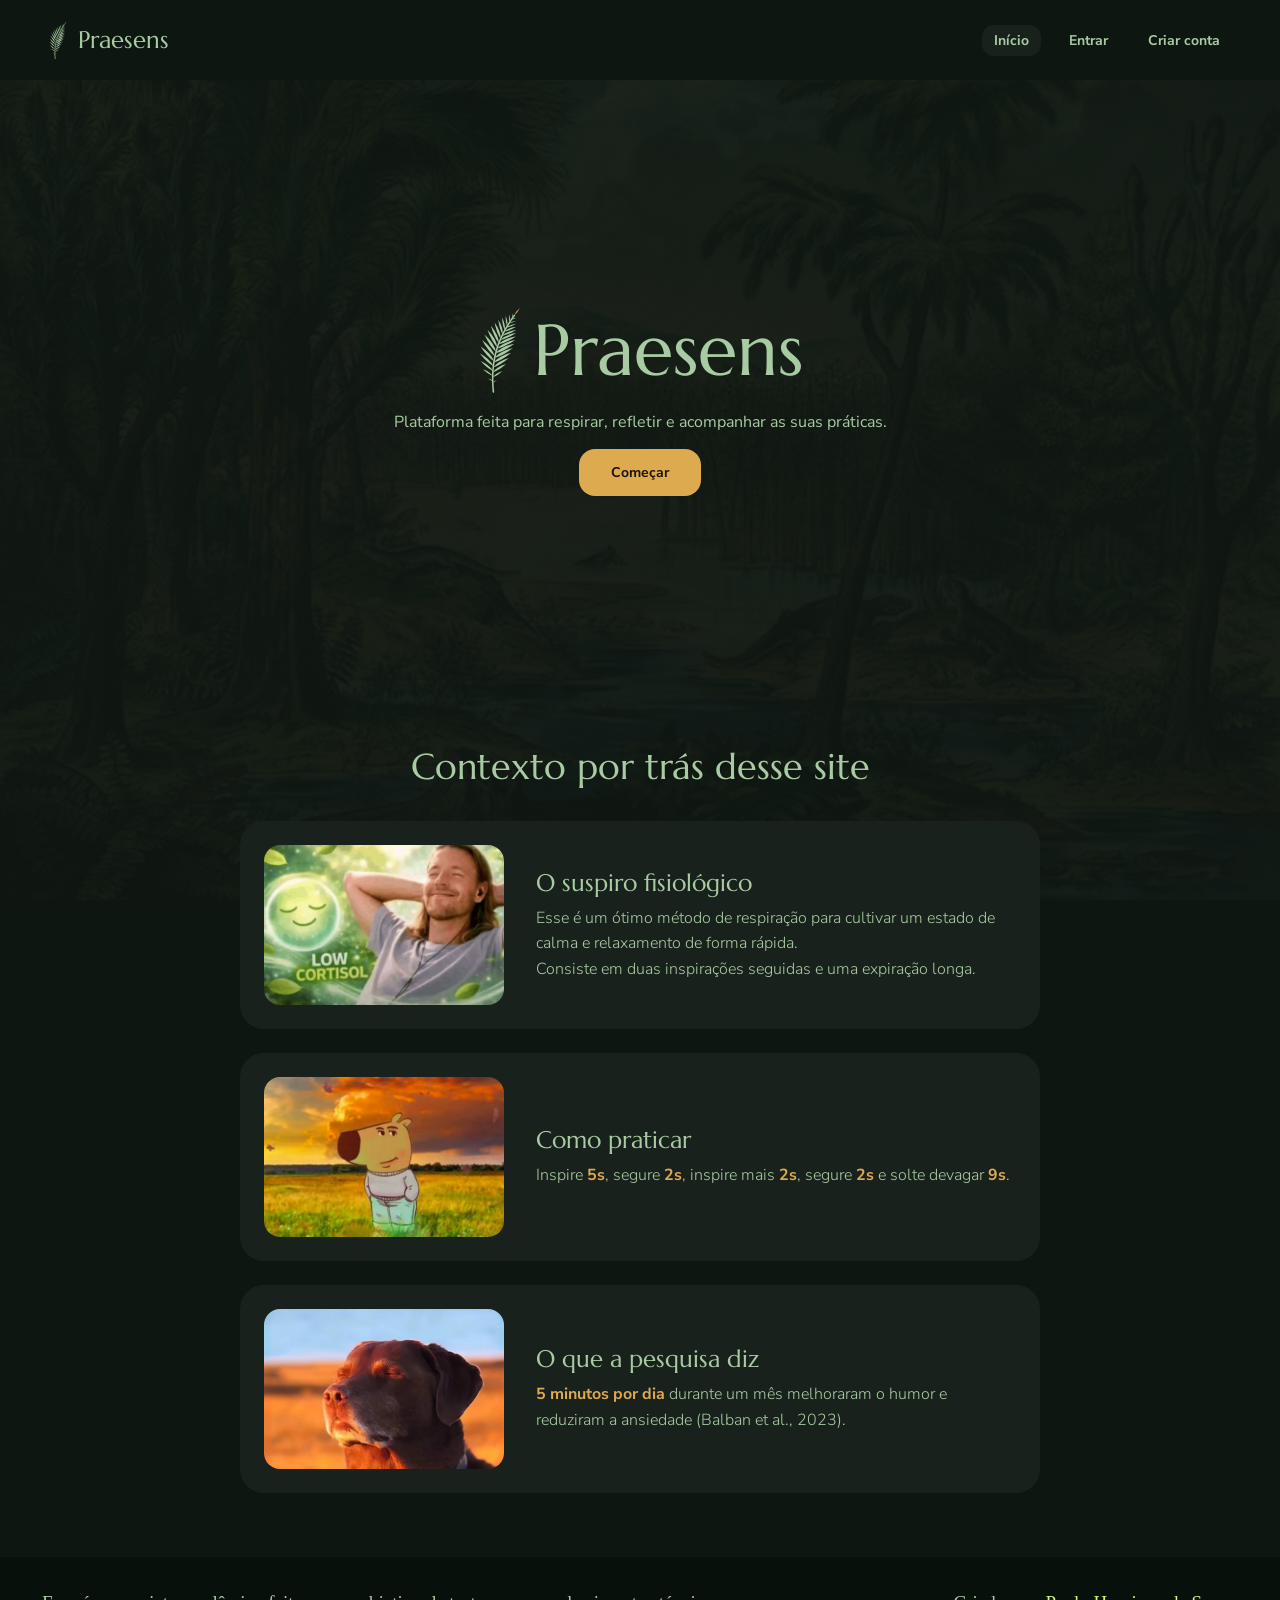
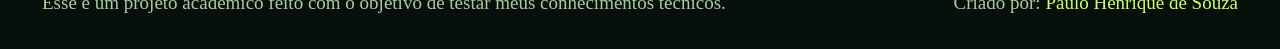
<file: projeto-praesens/public/index.html>
<!doctype html>
<html lang="pt-br">
  <head>
    <meta charset="UTF-8" />
    <meta name="viewport" content="width=device-width, initial-scale=1.0" />

    <title>Praesens - Início</title>

    <link rel="icon" type="image/svg+xml" href="./assets/icon/favicon.svg" />

    <link
      rel="stylesheet"
      href="https://fonts.googleapis.com/css2?family=Marcellus&family=Nunito+Sans:wght@300;400;700&display=swap"
    />

    <link rel="stylesheet" href="./css/estilo.css" />
    <link rel="stylesheet" href="./css/index.css" />


  </head>

  <body>
    <div class="cabecalho">
      <div class="logo-praesens">
        <img src="assets/readme/logo.svg" alt="Samambaia" />
        <span>Praesens</span>
      </div>
      <div class="menu">
        <a class="pagina-atual" href="index.html">Início</a>
        <a href="login.html">Entrar</a>
        <a href="cadastro.html">Criar conta</a>
      </div>
    </div>

    <div class="conteudo-central abertura">
      <div class="logo-praesens">
        <img style="height: 90px;" src="assets/readme/logo.svg" alt="Samambaia" />
        <span style="font-size: 72px;">Praesens</span>
      </div>
      <p>Plataforma feita para respirar, refletir e acompanhar as suas práticas.</p>
      <a class="botao" href="cadastro.html">Começar</a>
    </div>

    <div class="secao-historia">
      <h2>Contexto por trás desse site</h2>

      <div class="blocos">
        <div class="bloco">
          <img src="assets/imagens/images.jpg" alt="Pessoa respirando com calma" />
          <div class="texto-bloco">
            <h3>O suspiro fisiológico</h3>
            <p>
              Esse é um ótimo método de respiração para cultivar um estado de calma e relaxamento de forma rápida. <br>
              Consiste em duas inspirações seguidas e uma expiração longa.
            </p>
          </div>
        </div>

        <div class="bloco">
          <img src="assets/imagens/chill.jpg" alt="Pessoa relaxando" />
          <div class="texto-bloco">
            <h3>Como praticar</h3>
            <p>
              Inspire <span class="destaque">5s</span>, segure
              <span class="destaque">2s</span>, inspire mais
              <span class="destaque">2s</span>, segure
              <span class="destaque">2s</span> e solte devagar
              <span class="destaque">9s</span>.
            </p>
          </div>
        </div>

        <div class="bloco">
          <img src="assets/imagens/cachorro.jpg" alt="Cachorro descansando" />
          <div class="texto-bloco">
            <h3>O que a pesquisa diz</h3>
            <p>
              <span class="destaque">5 minutos por dia</span> durante um mês
              melhoraram o humor e reduziram a ansiedade (Balban et al., 2023).
            </p>
          </div>
        </div>
      </div>
    </div>

    <div class="rodape">
  <span>Esse é um projeto acadêmico feito com o objetivo de testar meus conhecimentos técnicos.</span>
  <span>Criado por: <a href="https://github.com/paulodesouza-dev" target="_blank" style="color: #ccff6c;">Paulo Henrique de Souza</a></span>
</div>

  </body>
</html>
</file>
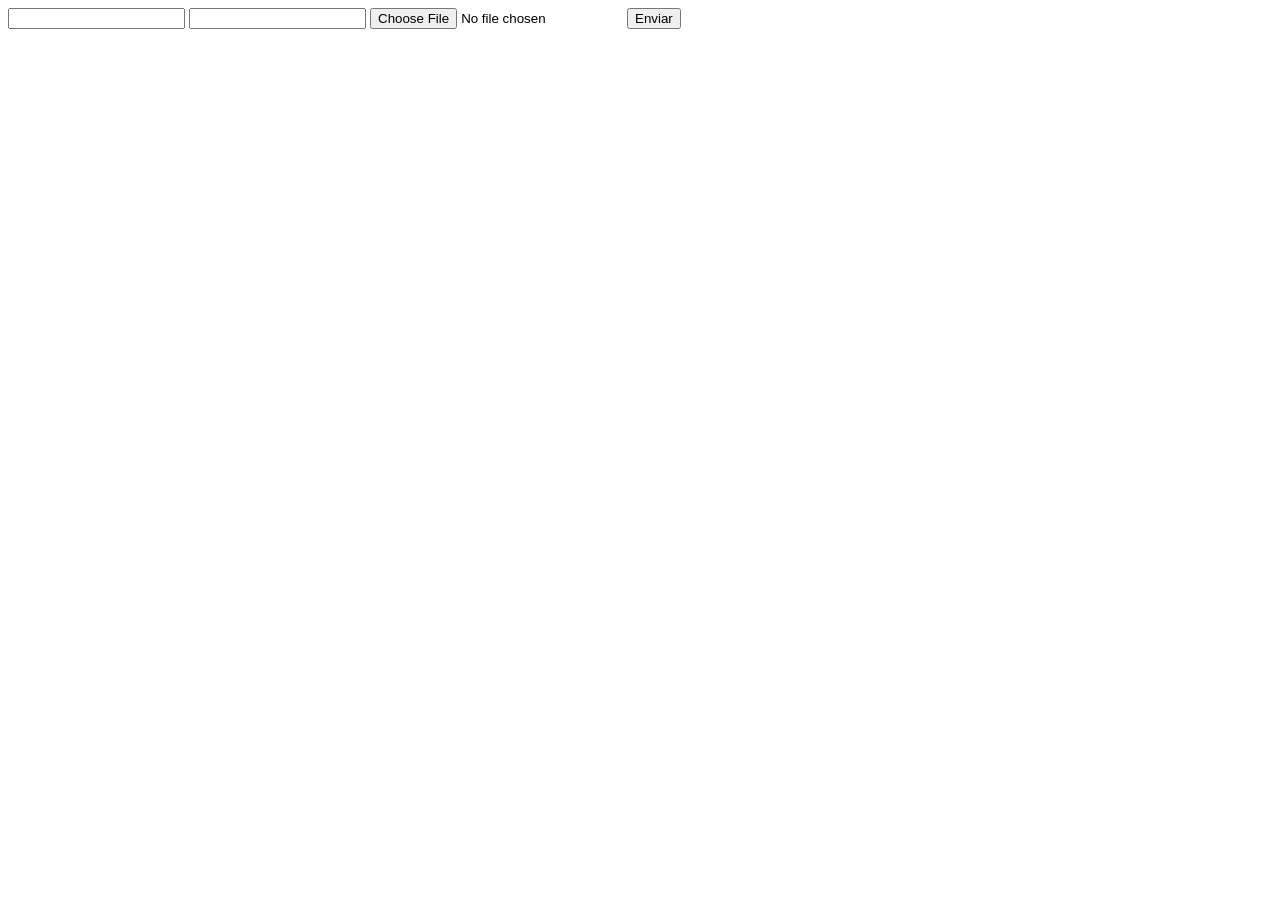
<file: projeto-praesens/DOCUMENTOS_DE_APOIO/exemplo_de_upload_de_arquivo/public/index.html>
<!DOCTYPE html>
<html lang="en">

<head>
  <meta charset="UTF-8">
  <meta http-equiv="X-UA-Compatible" content="IE=edge">
  <meta name="viewport" content="width=device-width, initial-scale=1.0">
  <title>Upload</title>
</head>

<body>

  <div>
    <input name="nome" id="nome" type="text" />
    <input name="email" id="email" type="url" />
    <input name="foto" id="foto" type="file" />
    <button onclick="enviar()">Enviar</button>
  </div>

  <div id="container"></div>
</body>

</html>

<script>
  function enviar() {
    const formData = new FormData();
    formData.append('foto', foto.files[0])
    formData.append('nome', nome.value)
    formData.append('email', email.value)

    fetch("/usuarios/cadastro", {
      method: "POST",
      body: formData
    })
      .then(res => {
        window.location = "./perfil.html"
      })
      .catch(err => {
        console.log(err);
      })
  }
</script>
</file>
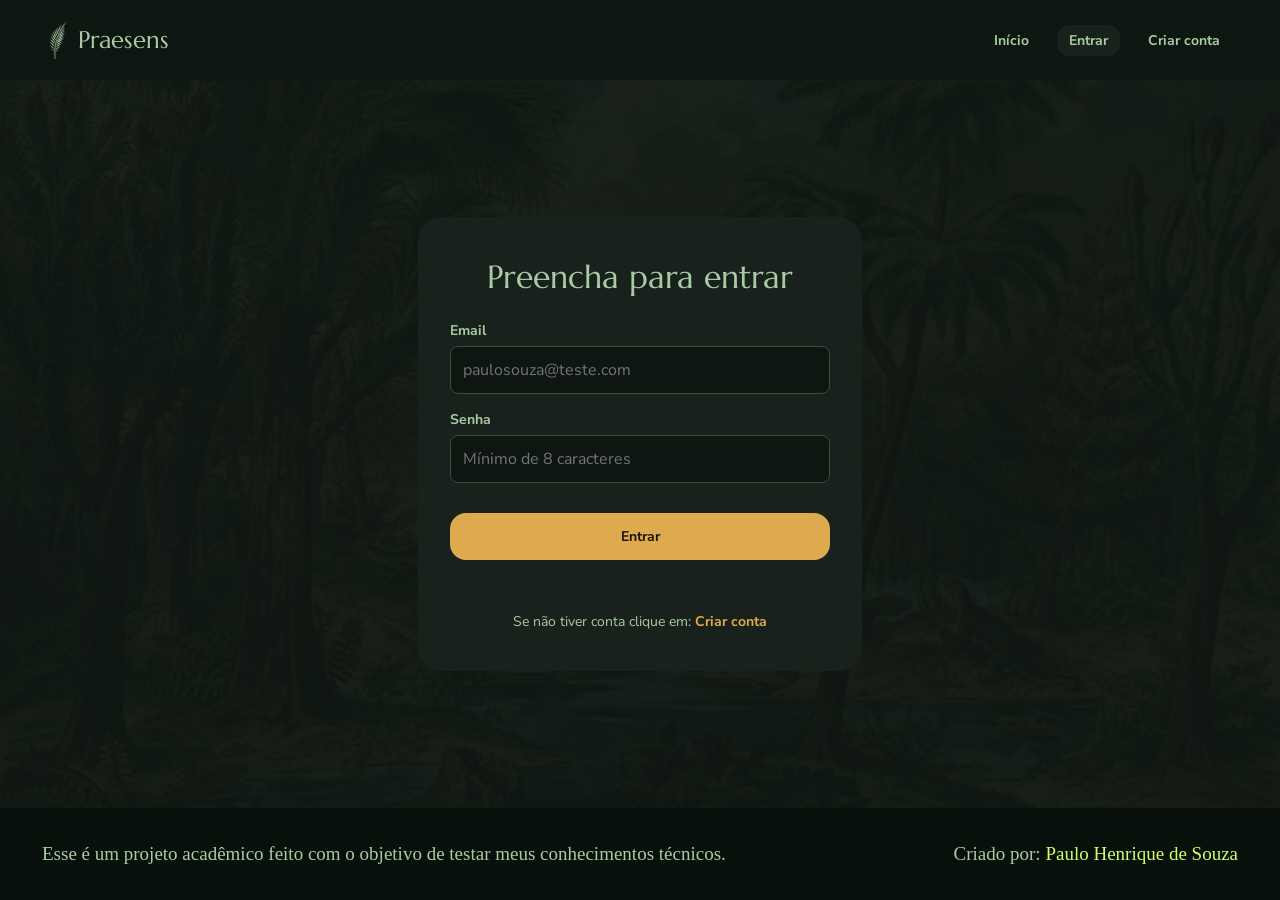
<file: projeto-praesens/public/pratica.html>
<!doctype html>
<html lang="pt-br">
  <head>
    <meta charset="UTF-8" />
    <meta name="viewport" content="width=device-width, initial-scale=1.0" />

    <title>Praesens - Prática</title>

    <link rel="icon" type="image/svg+xml" href="./assets/icon/favicon.svg" />

    <link
      rel="stylesheet"
      href="https://fonts.googleapis.com/css2?family=Marcellus&family=Nunito+Sans:wght@300;400;700&display=swap"/>

    <link rel="stylesheet" href="./css/estilo.css" />
    <link rel="stylesheet" href="./css/pratica.css" />
  </head>

  <body>
    <div class="cabecalho">
      <div class="logo-praesens">
        <img src="assets/readme/logo.svg" alt="Samambaia" />
        <span>Praesens</span>
      </div>
      <div class="menu">
        <a class="pagina-atual" href="pratica.html">Prática</a>
        <a href="dashboard.html">Dashboard</a>
        <a href="index.html" onclick="sessionStorage.clear()">Sair</a>
      </div>
    </div>

    <div class="conteudo-central pagina-interna">
      <h1>Olá <span id="span_nome"></span></h1>
      <p>Suspiro fisiológico: faça conforme as instruções dentro do círculo</p>

      <div class="esfera" id="div_esfera">Respire</div>

      <div class="info-pratica">
        <span>Ciclos: <span id="span_ciclos">0</span></span>
        <span>Tempo: <span id="span_tempo">0</span>s</span>
      </div>

      <div class="botoes">
        <button class="botao" onclick="comecarPratica()">Começar</button>
        <button class="botao botao-secundario" onclick="terminarPratica()">Terminar</button>
      </div>

      <div class="mensagem" id="div_mensagem"></div>
    </div>

    <div class="rodape">
      <span
        >Esse é um projeto acadêmico feito com o objetivo de testar meus
        conhecimentos técnicos.</span>
      <span>Criado por:
        <a href="https://github.com/paulodesouza-dev"
          target="_blank"
          style="color: #ccff6c"
          >Paulo Henrique de Souza</a></span>
    </div>
  </body>
</html>

<script>
  if (sessionStorage.ID_USUARIO == undefined) {
    window.location = "login.html";
  }

  span_nome.innerHTML = sessionStorage.NOME_USUARIO;

  let fases = ["Inspire", "Segure", "Inspire mais", "Segure", "Solte"];
  let tempos = [5, 2, 2, 2, 9];

  let tempo = 0;
  let ciclos = 0;
  let fase = 0;
  let contador = tempos[0];
  let intervalo;

  function comecarPratica() {
    clearInterval(intervalo);
    div_mensagem.innerHTML = "";
    div_esfera.innerHTML = `${fases[fase]}<br>${contador}`;

    intervalo = setInterval(function () {
      tempo++;
      contador--;

      if (contador == 0) {
        fase++;
        if (fase == fases.length) {
          fase = 0;
          ciclos++;
        }
        contador = tempos[fase];
      }

      span_tempo.innerHTML = tempo;
      span_ciclos.innerHTML = ciclos;
      div_esfera.innerHTML = `${fases[fase]}<br>${contador}`;
    }, 1000);
  }

  function terminarPratica() {
    clearInterval(intervalo);

    if (tempo == 0) {
      div_mensagem.innerHTML = "Clique em Começar antes de terminar";
    } else {
      fetch("/praticas/registrar", {
        method: "POST",
        headers: { "Content-Type": "application/json" },
        body: JSON.stringify({
          idUsuarioServer: sessionStorage.ID_USUARIO,
          duracaoServer: tempo,
          ciclosServer: ciclos,
        }),
      }).then(function (resposta) {
        if (resposta.ok) {
          resposta.json().then(function (pratica) {
            sessionStorage.ID_PRATICA = pratica.idPratica;
            window.location = "reflexao.html";
          });
        } else {
          div_mensagem.innerHTML = "Erro ao salvar a prática";
        }
      });
    }
  }
</script>
</file>
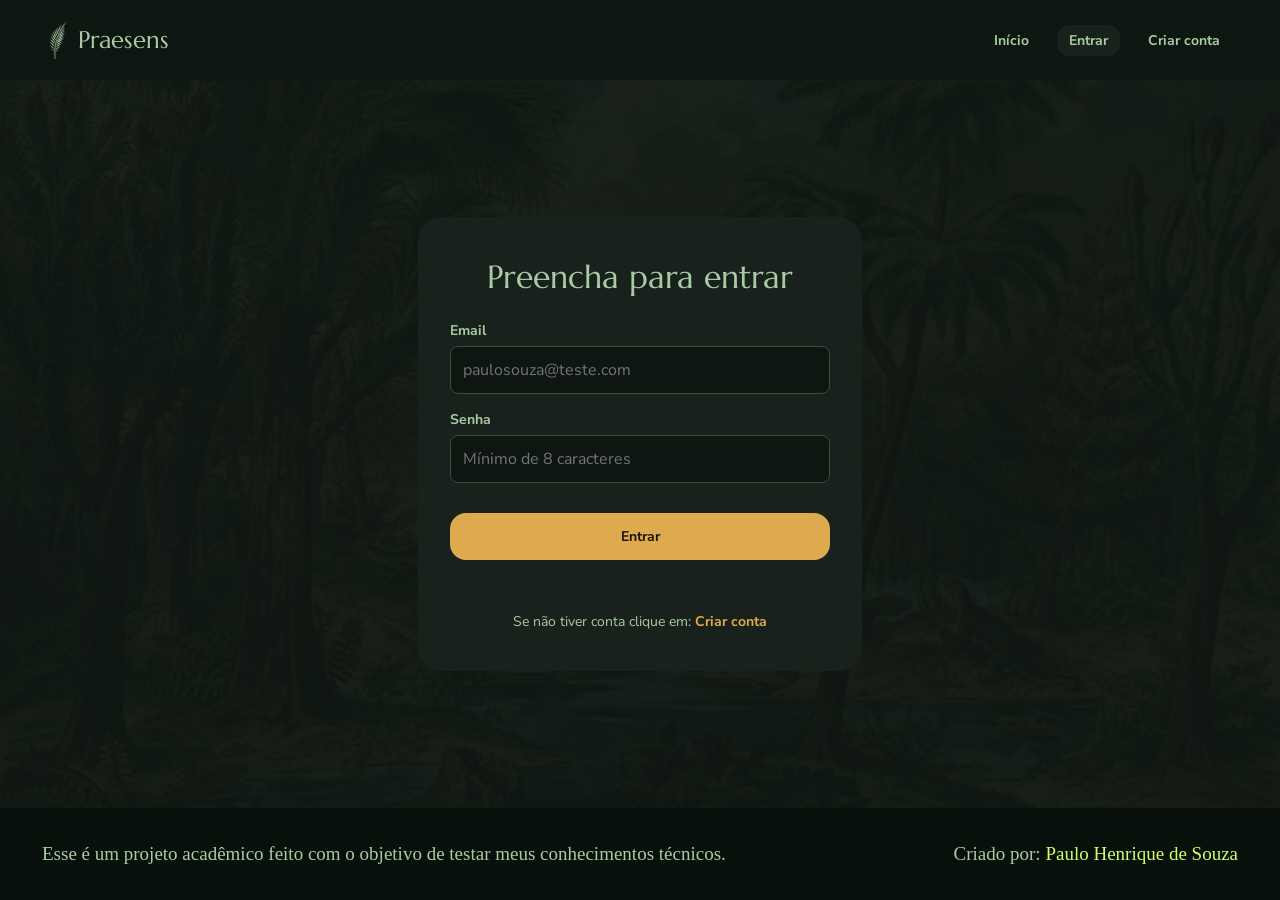
<file: projeto-praesens/public/reflexao.html>
<!doctype html>
<html lang="pt-br">
  <head>
    <meta charset="UTF-8" />
    <meta name="viewport" content="width=device-width, initial-scale=1.0" />

    <title>Praesens - Reflexão</title>

    <link rel="icon" type="image/svg+xml" href="./assets/icon/favicon.svg" />

    <link
      rel="stylesheet"
      href="https://fonts.googleapis.com/css2?family=Marcellus&family=Nunito+Sans:wght@300;400;700&display=swap"/>

    <link rel="stylesheet" href="./css/estilo.css" />
    <link rel="stylesheet" href="./css/reflexao.css" />
  </head>

  <body>
    <div class="cabecalho">
      <div class="logo-praesens">
        <img src="assets/readme/logo.svg" alt="Samambaia" />
        <span>Praesens</span>
      </div>
      <div class="menu">
        <a href="pratica.html">Prática</a>
        <a href="dashboard.html">Dashboard</a>
        <a href="index.html" onclick="sessionStorage.clear()">Sair</a>
      </div>
    </div>

    <div class="conteudo-central pagina-interna">
      <h1>Como você se sente?</h1>
      <p>Escreva o que percebeu durante a prática.</p>

      <textarea class="texto-reflexao" id="ipt_reflexao" placeholder="Hoje eu percebi que..."></textarea>

      <div class="botoes">
        <button class="botao" onclick="salvarReflexao()">Salvar</button>
        <button class="botao botao-secundario" onclick="pularReflexao()">Pular</button>
      </div>

      <div class="mensagem" id="div_mensagem"></div>
    </div>

    <div class="rodape">
      <span
        >Esse é um projeto acadêmico feito com o objetivo de testar meus
        conhecimentos técnicos.</span>
      <span>Criado por:
        <a
          href="https://github.com/paulodesouza-dev"
          target="_blank"
          style="color: #ccff6c"
          >Paulo Henrique de Souza</a
        ></span
      >
    </div>
  </body>
</html>

<script>
  if (sessionStorage.ID_PRATICA == undefined) {
    window.location = "pratica.html";
  }

  function salvarReflexao() {
    let texto = ipt_reflexao.value;

    if (texto == "") {
      div_mensagem.innerHTML = "A reflexão não pode estar vazia";
    } else {
      fetch("/diarios/registrar", {
        method: "POST",
        headers: { "Content-Type": "application/json" },
        body: JSON.stringify({
          idPraticaServer: sessionStorage.ID_PRATICA,
          textoServer: texto,
        }),
      }).then(function (resposta) {
        if (resposta.ok) {
          sessionStorage.removeItem("ID_PRATICA");
          window.location = "dashboard.html";
        } else {
          div_mensagem.innerHTML = "Erro ao salvar a reflexão";
        }
      });
    }
  }

  function pularReflexao() {
    sessionStorage.removeItem("ID_PRATICA");
    window.location = "dashboard.html";
  }
</script>
</file>
<file: projeto-praesens/public/css/estilo.css>
body {
  margin: 0;
  min-height: 100vh;
  display: flex;
  flex-direction: column;
  font-family: "Nunito Sans", sans-serif;
  color: #a9cba3;
  background-color: #0e1612;
  background-image:
    linear-gradient(rgba(14, 22, 18, 0.94), rgba(14, 22, 18, 0.96)),
    url("../assets/imagens/carbonifero.jpg");
  background-size: cover;
  background-position: center;
  background-attachment: fixed;
}

a {
  text-decoration: none;
}

.cabecalho {
  height: 80px;
  padding: 0 48px;
  display: flex;
  align-items: center;
  justify-content: space-between;
  background-color: #0e1612;
}

.logo-praesens {
  display: flex;
  align-items: center;
  gap: 10px;
  font-family: "Marcellus", serif;
  font-size: 24px;
}

.logo-praesens img {
  height: 40px;
}

.menu {
  display: flex;
  gap: 16px;
}

.menu a {
  font-size: 14px;
  font-weight: 700;
  color: #a9cba3;
  padding: 6px 12px;
}

.menu .pagina-atual {
  background-color: #19211d;
  border-radius: 12px;
}

.conteudo-central {
  flex: 1;
  display: flex;
  flex-direction: column;
  align-items: center;
  justify-content: center;
  padding: 0 24px;
}

.botao {
  font-family: "Nunito Sans", sans-serif;
  font-size: 14px;
  font-weight: 700;
  color: #1a1508;
  background-color: #ddaa4f;
  padding: 14px 32px;
  border: none;
  border-radius: 16px;
  cursor: pointer;
}

.rodape {
  padding: 35px 42px;
  font-family: "Nunito", serif;
  font-size: 19px;
  background-color: #08100c;
  display: flex;
  justify-content: space-between;
  align-items: center;
  gap: 24px;
  flex-wrap: wrap;
}

.cartao {
  width: 100%;
  max-width: 380px;
  padding: 40px 32px;
  background-color: #19211d;
  border-radius: 24px;
  display: flex;
  flex-direction: column;
  gap: 16px;
}

.cartao h1 {
  font-family: "Marcellus", serif;
  font-size: 32px;
  font-weight: 400;
  text-align: center;
  margin: 0 0 8px 0;
}

.cartao .botao {
  margin-top: 8px;
  padding: 14px;
}

.campo {
  display: flex;
  flex-direction: column;
  gap: 6px;
  font-size: 14px;
  font-weight: 700;
}

.campo input {
  padding: 12px;
  font-family: "Nunito Sans", sans-serif;
  font-size: 16px;
  color: #a9cba3;
  background-color: #0e1612;
  border: 1px solid #434840;
  border-radius: 8px;
  outline: none;
}

.requisitos {
  display: flex;
  flex-direction: column;
  gap: 2px;
  font-size: 13px;
  font-weight: 400;
}

.requisito-ok {
  color: #a9cba3;
}

.requisito-falta {
  color: red;
}

.mensagem {
  min-height: 20px;
  font-size: 14px;
  text-align: center;
  color: #ddaa4f;
}

.link-cartao {
  font-size: 14px;
  text-align: center;
}

.link-cartao a {
  color: #ddaa4f;
  font-weight: 700;
}

.pagina-interna {
  gap: 20px;
  text-align: center;
  padding: 40px 24px;
}

.pagina-interna h1 {
  font-family: "Marcellus", serif;
  font-size: 40px;
  font-weight: 400;
  margin: 0;
}

.pagina-interna p {
  font-size: 18px;
  font-weight: 300;
  margin: 0;
}

.botoes {
  display: flex;
  gap: 16px;
}

.botao-secundario {
  color: #a9cba3;
  background-color: transparent;
  border: 1px solid #a9cba3;
}
</file>
<file: projeto-praesens/public/css/index.css>
.abertura {
  min-height: calc(100vh - 260px);
}

.secao-historia {
  padding: 24px 24px 64px 24px;
}

.secao-historia h2 {
  font-family: "Marcellus", serif;
  font-size: 36px;
  font-weight: 400;
  text-align: center;
  margin: 0 0 32px 0;
}

.blocos {
  display: flex;
  flex-direction: column;
  align-items: center;
  gap: 24px;
}

.bloco {
  display: flex;
  flex-wrap: wrap;
  align-items: center;
  gap: 32px;
  max-width: 800px;
  width: 100%;
  padding: 24px;
  background-color: #19211d;
  border-radius: 24px;
  box-sizing: border-box;
}

.bloco img {
  width: 240px;
  height: 160px;
  object-fit: cover;
  border-radius: 16px;
  background-color: #26312b;
}

.texto-bloco {
  flex: 1;
  min-width: 240px;
}

.texto-bloco h3 {
  font-family: "Marcellus", serif;
  font-size: 24px;
  font-weight: 400;
  margin: 0 0 8px 0;
}

.texto-bloco p {
  font-size: 16px;
  font-weight: 300;
  line-height: 1.6;
  margin: 0;
}

.destaque {
  color: #ddaa4f;
  font-weight: 700;
}
</file>
<file: projeto-praesens/public/css/pratica.css>
.esfera {
  width: 220px;
  height: 220px;
  margin: 50px 0;
  border-radius: 50%;
  border: 1px solid rgba(169, 203, 163, 0.5);
  display: flex;
  align-items: center;
  justify-content: center;
  font-family: "Marcellus", serif;
  font-size: 26px;
}

.info-pratica {
  display: flex;
  gap: 40px;
  font-size: 14px;
  font-weight: 700;
}
</file>
<file: projeto-praesens/public/css/reflexao.css>
.texto-reflexao {
  width: 100%;
  max-width: 500px;
  height: 180px;
  padding: 12px;
  box-sizing: border-box;
  font-family: "Nunito Sans", sans-serif;
  font-size: 16px;
  color: #a9cba3;
  background-color: #0e1612;
  border: 1px solid #434840;
  border-radius: 8px;
  outline: none;
  resize: none;
}
</file>
